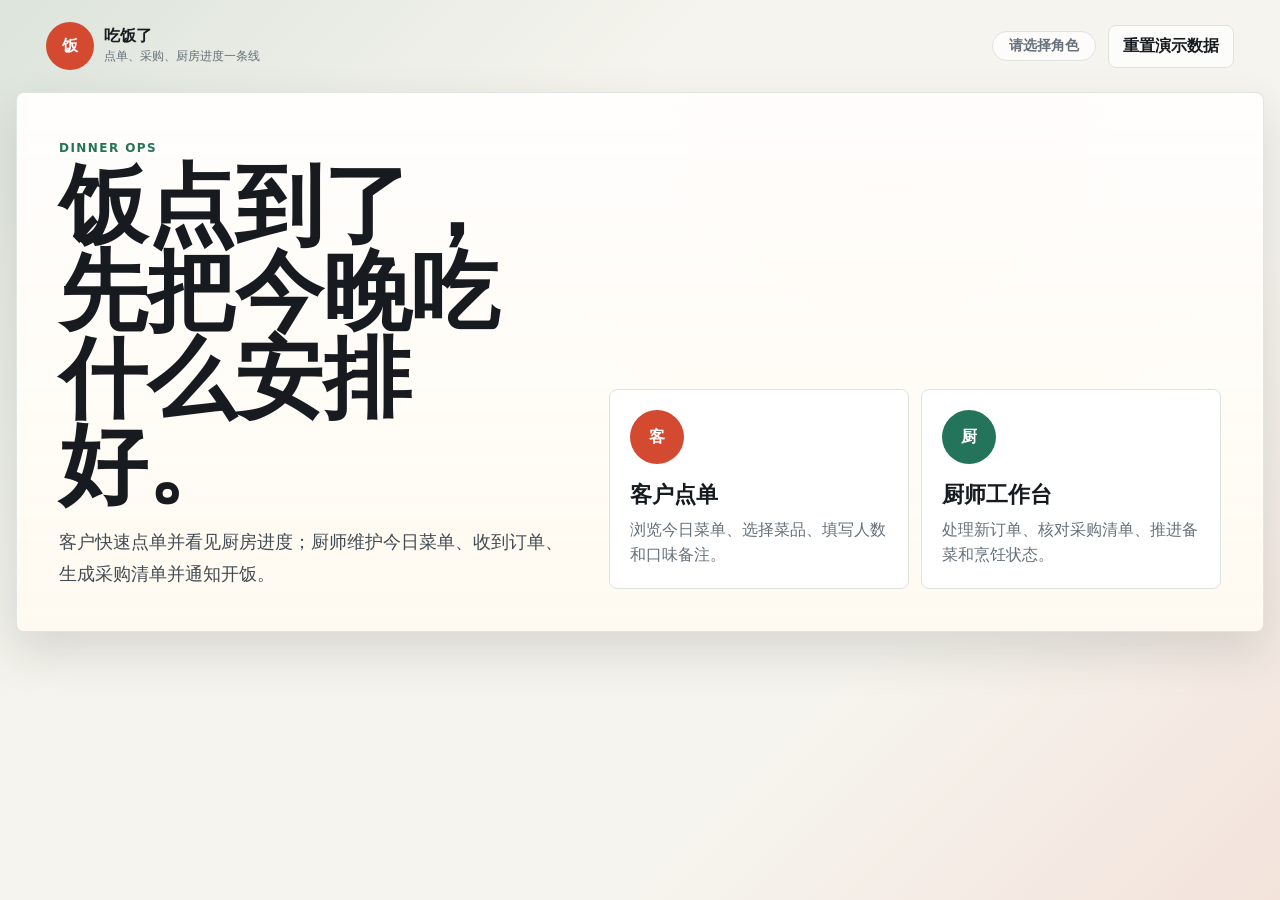
<file: index.html>
<!doctype html>
<html lang="zh-CN">
  <head>
    <meta charset="UTF-8" />
    <meta name="viewport" content="width=device-width, initial-scale=1.0" />
    <title>吃饭了</title>
    <link rel="stylesheet" href="./styles.css" />
  </head>
  <body>
    <header class="topbar">
      <div class="brand">
        <div class="logo" aria-hidden="true">饭</div>
        <div>
          <strong>吃饭了</strong>
          <span>点单、采购、厨房进度一条线</span>
        </div>
      </div>
      <div class="session-actions">
        <span id="currentRole" class="role-chip">请选择角色</span>
        <button id="resetDemo" class="ghost-button" type="button">重置演示数据</button>
      </div>
    </header>

    <main class="app-shell">
      <section class="login-panel" id="loginPanel" aria-labelledby="loginTitle">
        <div class="cover-copy">
          <p class="eyebrow">Dinner Ops</p>
          <h1 id="loginTitle">饭点到了，先把今晚吃什么安排好。</h1>
          <p>
            客户快速点单并看见厨房进度；厨师维护今日菜单、收到订单、生成采购清单并通知开饭。
          </p>
        </div>
        <div class="role-grid">
          <button class="role-card" data-role="customer" type="button">
            <span class="role-icon">客</span>
            <strong>客户点单</strong>
            <span>浏览今日菜单、选择菜品、填写人数和口味备注。</span>
          </button>
          <button class="role-card" data-role="chef" type="button">
            <span class="role-icon chef">厨</span>
            <strong>厨师工作台</strong>
            <span>处理新订单、核对采购清单、推进备菜和烹饪状态。</span>
          </button>
        </div>
      </section>

      <section class="workspace customer-workspace hidden" id="customerWorkspace" aria-labelledby="customerTitle">
        <div class="phone-frame">
          <div class="phone-screen">
            <div class="mobile-status"><span>18:05</span><span>5G 100%</span></div>
            <div class="app-top">
              <div class="brand compact">
                <div class="logo" aria-hidden="true">饭</div>
                <div>
                  <strong id="customerTitle">吃饭了</strong>
                  <span id="customerSubtitle">今日菜单准备中</span>
                </div>
              </div>
              <button class="icon-button" data-action="logout" type="button" aria-label="切换角色">↔</button>
            </div>

            <section class="hero-panel">
              <h2>饭点到了，先选想吃的菜。</h2>
              <div class="hero-row">
                <span id="customerEta">下单后厨师会同步采购和制作进度</span>
                <button class="light-button" type="button" data-scroll-orders>看进度</button>
              </div>
            </section>

            <nav id="categoryTabs" class="tabs" aria-label="菜品分类"></nav>
            <div id="customerDishList" class="dish-list customer-menu"></div>

            <aside class="order-sheet" aria-labelledby="orderSheetTitle">
              <div class="sheet-grip" aria-hidden="true"></div>
              <h3 id="orderSheetTitle">确认点单</h3>
              <form id="orderForm" class="form-stack">
                <label>
                  你的称呼
                  <input name="customer" required placeholder="例如：小张" />
                </label>
                <label>
                  用餐人数
                  <input name="people" type="number" min="1" max="20" value="2" required />
                </label>
                <label>
                  口味备注
                  <textarea name="note" placeholder="少油少辣、米饭多一点"></textarea>
                </label>
                <div id="selectedDishes" class="selected-dishes">还未选择菜品</div>
                <button class="cta-button" type="submit">下单通知厨师</button>
              </form>
            </aside>

            <section class="progress-section" id="customerOrders">
              <div class="section-title">
                <div>
                  <p class="eyebrow">Order Status</p>
                  <h3>我的订单进度</h3>
                </div>
                <span id="customerOrderCount" class="tag">0 单</span>
              </div>
              <div id="customerOrderList" class="order-list"></div>
            </section>
          </div>
        </div>
      </section>

      <section class="workspace chef-workspace hidden" id="chefWorkspace" aria-labelledby="chefTitle">
        <div class="desktop-app">
          <div class="desktop-top">
            <div class="brand">
              <div class="logo chef" aria-hidden="true">厨</div>
              <div>
                <strong id="chefTitle">厨房工作台</strong>
                <span>晚饭档 18:00 - 20:00</span>
              </div>
            </div>
            <div class="session-actions">
              <span id="chefActiveCount" class="tag">0 个订单进行中</span>
              <button class="ghost-button" data-action="logout" type="button">切换角色</button>
            </div>
          </div>

          <div class="desktop-body">
            <aside class="sidebar">
              <p class="eyebrow">Chef Console</p>
              <nav class="nav" aria-label="厨师导航">
                <a class="nav-item active" href="#chefOrders"><span>单</span>订单看板</a>
                <a class="nav-item" href="#chefShopping"><span>购</span>采购清单</a>
                <a class="nav-item" href="#chefMenu"><span>菜</span>菜单管理</a>
              </nav>
            </aside>

            <div class="workarea">
              <section class="metrics" aria-label="厨房概览">
                <div class="metric"><span>新订单</span><strong id="newOrderMetric">0</strong></div>
                <div class="metric"><span>待采购材料</span><strong id="shoppingMetric">0</strong></div>
                <div class="metric"><span>今日可点</span><strong id="availableDishMetric">0</strong></div>
              </section>

              <section id="chefOrders" class="panel-block">
                <div class="section-title">
                  <div>
                    <p class="eyebrow">Orders</p>
                    <h3>订单看板</h3>
                  </div>
                  <span id="orderCount" class="tag">0 单</span>
                </div>
                <div id="chefOrderLanes" class="kanban"></div>
              </section>

              <section id="chefShopping" class="panel-block">
                <div class="section-title">
                  <div>
                    <p class="eyebrow">Shopping</p>
                    <h3>待采购清单</h3>
                  </div>
                  <span class="tag warning">来自未完成订单</span>
                </div>
                <div id="shoppingList" class="shopping-list"></div>
              </section>

              <section id="chefMenu" class="split panel-block">
                <div>
                  <div class="section-title">
                    <div>
                      <p class="eyebrow">Menu</p>
                      <h3>菜单管理</h3>
                    </div>
                    <span id="dishCount" class="tag">0 道菜</span>
                  </div>
                  <div id="chefDishList" class="menu-admin-list"></div>
                </div>

                <aside class="editor-panel">
                  <h3 id="dishFormTitle">新增菜品</h3>
                  <form id="dishForm" class="form-stack">
                    <input name="id" type="hidden" />
                    <label>
                      菜品名称
                      <input name="name" required placeholder="例如：番茄牛腩" />
                    </label>
                    <label>
                      分类
                      <select name="category" required>
                        <option value="推荐">推荐</option>
                        <option value="家常菜">家常菜</option>
                        <option value="快手菜">快手菜</option>
                        <option value="汤">汤</option>
                        <option value="主食">主食</option>
                      </select>
                    </label>
                    <label>
                      菜品描述
                      <textarea name="description" required placeholder="适合几人、口味特点、注意事项"></textarea>
                    </label>
                    <label>
                      材料清单
                      <textarea name="ingredients" required placeholder="番茄 x2 个&#10;牛腩 x500 g&#10;土豆 x1 个"></textarea>
                    </label>
                    <div class="two-col">
                      <label>
                        制作时长
                        <input name="minutes" type="number" min="1" required placeholder="35" />
                      </label>
                      <label>
                        难易程度
                        <select name="difficulty" required>
                          <option value="简单">简单</option>
                          <option value="中等">中等</option>
                          <option value="复杂">复杂</option>
                        </select>
                      </label>
                    </div>
                    <label class="checkbox-row">
                      <input name="availableToday" type="checkbox" checked />
                      今日可点
                    </label>
                    <div class="inline-actions">
                      <button class="primary-button" type="submit">保存菜品</button>
                      <button id="cancelEditDish" class="ghost-button" type="button">取消编辑</button>
                    </div>
                  </form>
                </aside>
              </section>
            </div>
          </div>
        </div>
      </section>
    </main>

    <div id="toast" class="toast hidden" role="status" aria-live="polite"></div>

    <script src="./app.js"></script>
  </body>
</html>
</file>
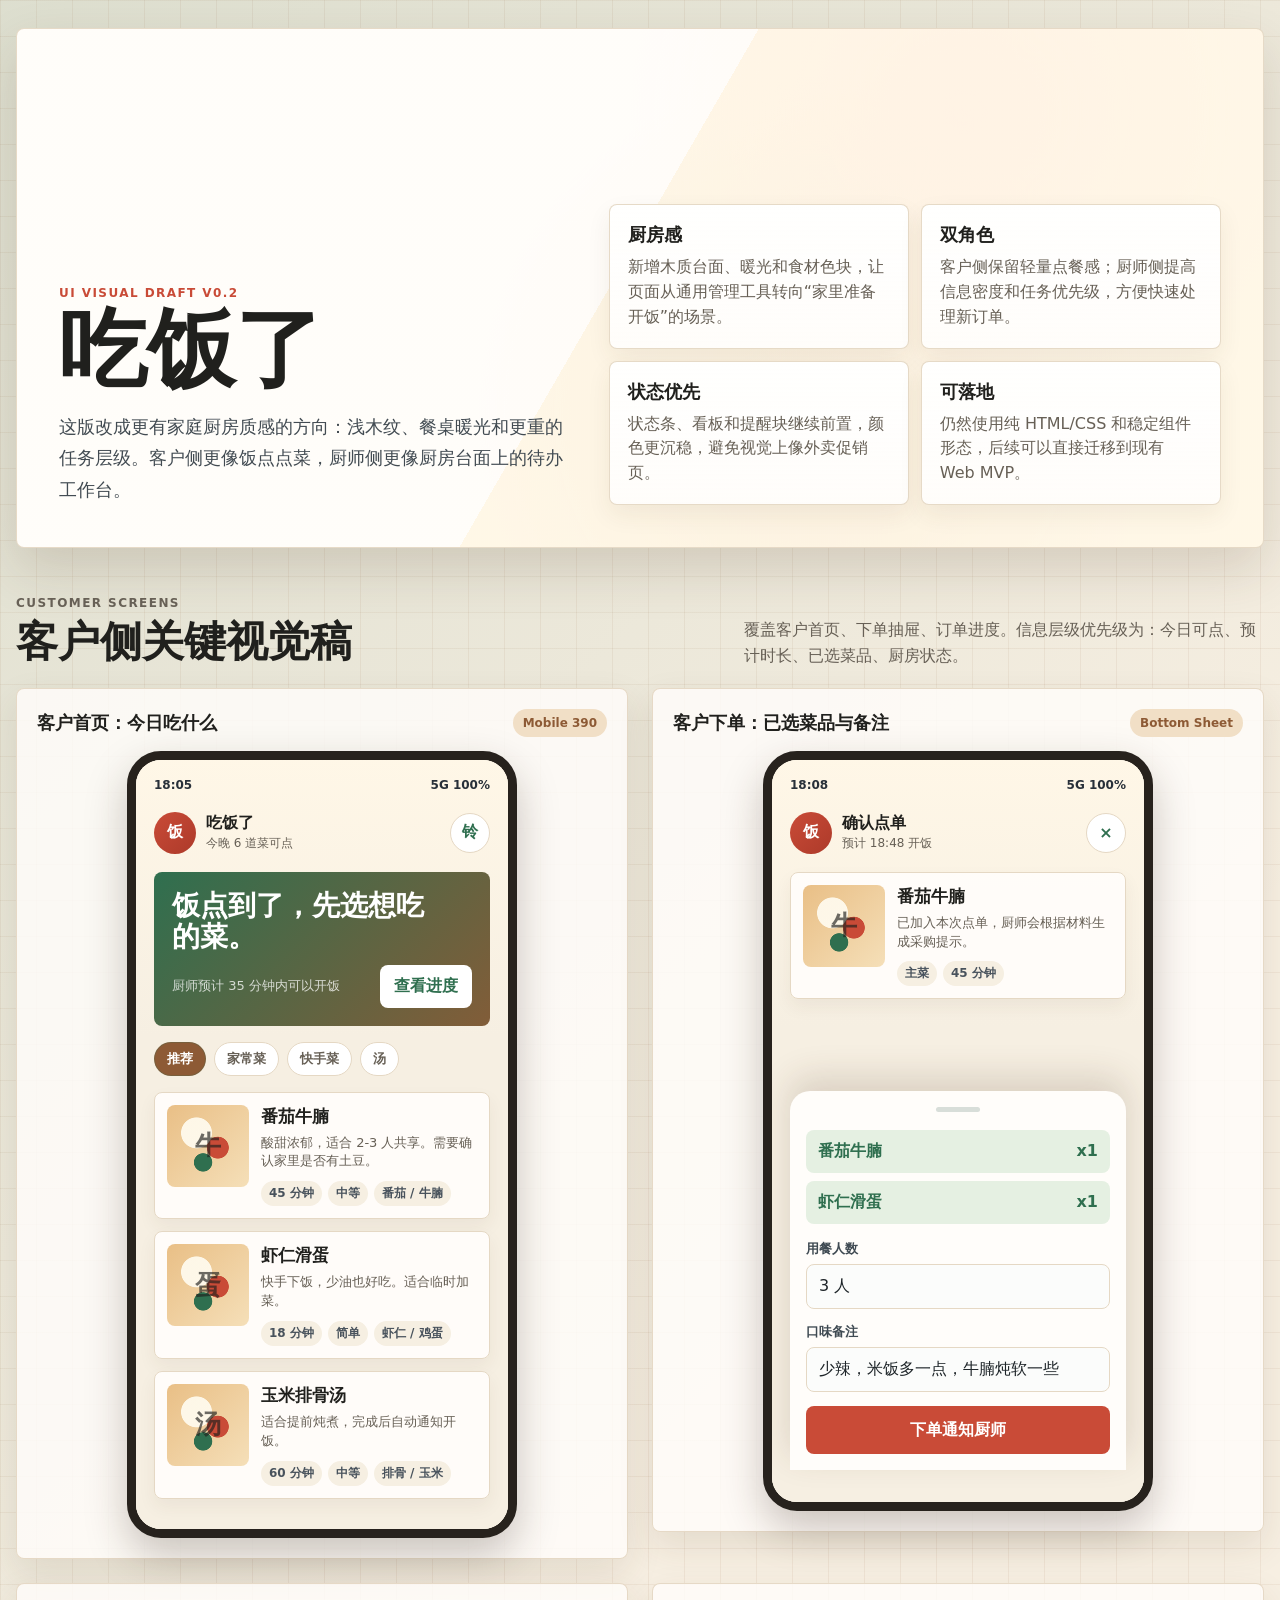
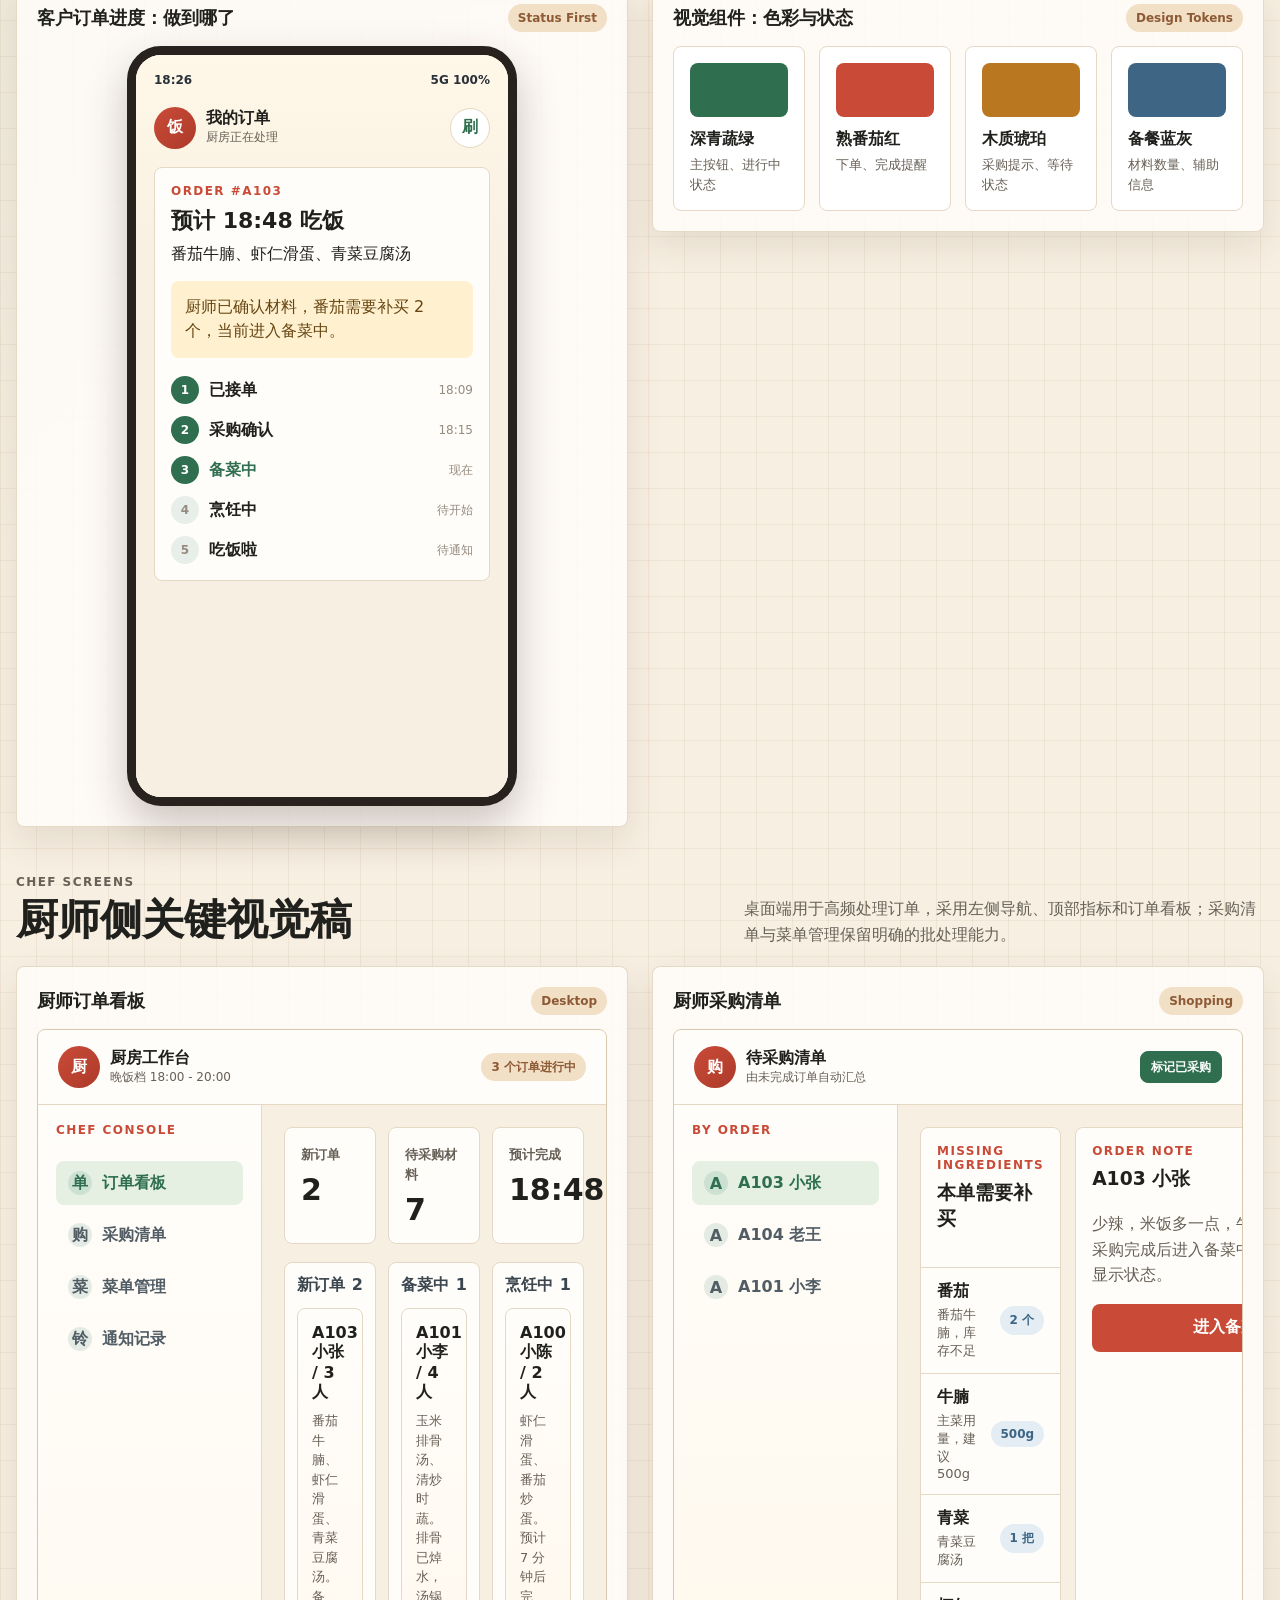
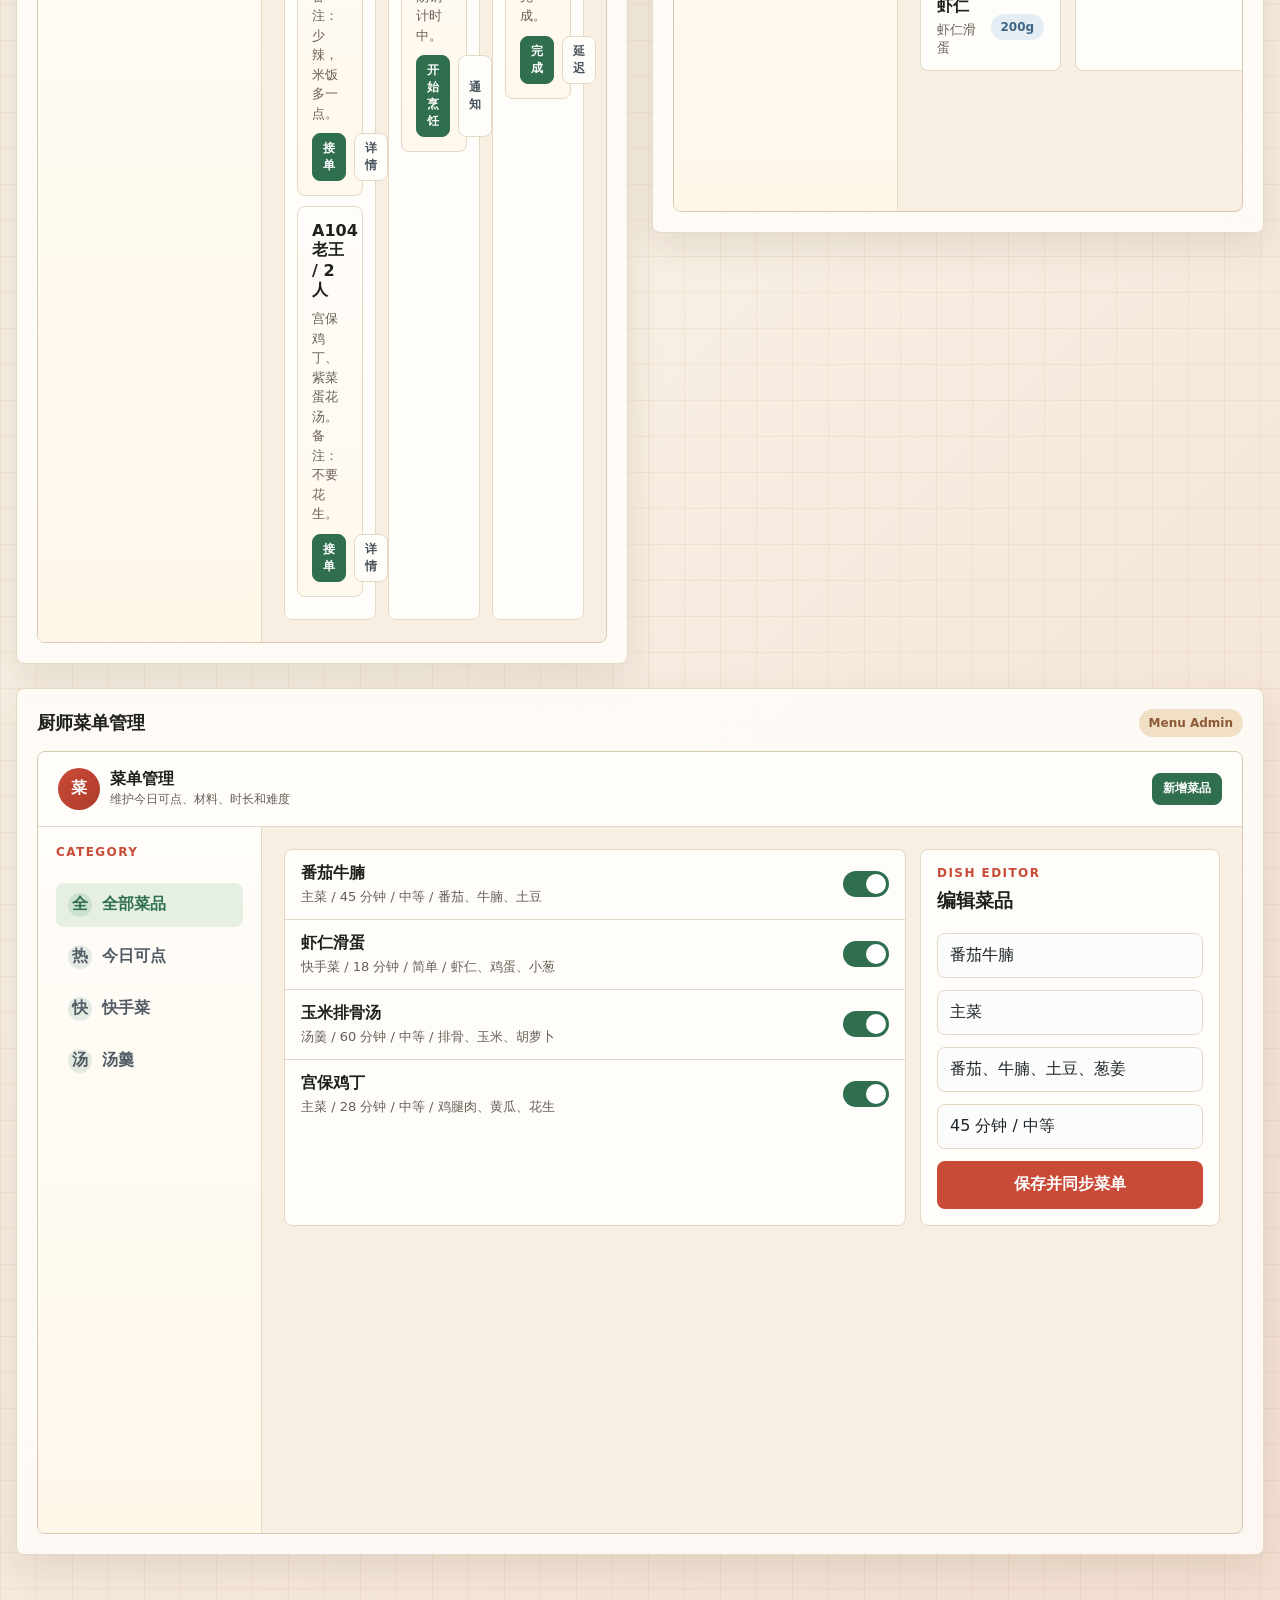
<file: docs/ui-visual-draft.html>
<!doctype html>
<html lang="zh-CN">
  <head>
    <meta charset="UTF-8" />
    <meta name="viewport" content="width=device-width, initial-scale=1.0" />
    <title>吃饭了 UI 视觉稿 v0.2</title>
    <style>
      :root {
        color-scheme: light;
        --ink: #20201d;
        --muted: #676056;
        --subtle: #958b7f;
        --paper: #fff7e7;
        --surface: #fffdfa;
        --wash: #f6efe2;
        --line: #e5d8c4;
        --green: #2f6f4f;
        --green-soft: #e5f0e2;
        --tomato: #c94b37;
        --tomato-soft: #ffe5dc;
        --amber: #b9781f;
        --amber-soft: #fff1cf;
        --blue: #3e6584;
        --blue-soft: #e3edf3;
        --wood: #8d5a35;
        --wood-soft: #f1dfc6;
        --shadow: 0 22px 52px rgba(75, 51, 30, 0.16);
        --radius: 8px;
      }

      * {
        box-sizing: border-box;
      }

      body {
        margin: 0;
        background:
          linear-gradient(90deg, rgba(141, 90, 53, 0.08) 1px, transparent 1px),
          linear-gradient(180deg, rgba(141, 90, 53, 0.07) 1px, transparent 1px),
          linear-gradient(135deg, rgba(47, 111, 79, 0.13), transparent 36%),
          linear-gradient(315deg, rgba(201, 75, 55, 0.1), transparent 32%),
          #f7efe2;
        background-size:
          36px 36px,
          36px 36px,
          auto,
          auto,
          auto;
        color: var(--ink);
        font-family:
          Inter, ui-sans-serif, system-ui, -apple-system, BlinkMacSystemFont,
          "Segoe UI", "Noto Sans SC", sans-serif;
      }

      button,
      input,
      textarea {
        font: inherit;
      }

      .page {
        width: min(1440px, calc(100% - 32px));
        margin: 0 auto;
        padding: 28px 0 72px;
      }

      .cover {
        display: grid;
        grid-template-columns: minmax(0, 0.92fr) minmax(340px, 1.08fr);
        gap: 28px;
        min-height: 520px;
        align-items: end;
        padding: 42px;
        border: 1px solid rgba(229, 216, 196, 0.95);
        border-radius: var(--radius);
        background:
          linear-gradient(120deg, rgba(255, 253, 250, 0.94) 0 48%, rgba(255, 247, 231, 0.72) 48%),
          radial-gradient(circle at 76% 16%, rgba(255, 229, 220, 0.86), transparent 32%),
          radial-gradient(circle at 64% 74%, rgba(241, 223, 198, 0.82), transparent 38%),
          var(--paper);
        box-shadow: var(--shadow);
      }

      .eyebrow {
        margin: 0 0 8px;
        color: var(--tomato);
        font-size: 12px;
        font-weight: 900;
        letter-spacing: 0.12em;
        text-transform: uppercase;
      }

      h1,
      h2,
      h3,
      p {
        margin-top: 0;
      }

      h1 {
        max-width: 620px;
        margin-bottom: 18px;
        font-size: clamp(42px, 7vw, 88px);
        line-height: 0.96;
        letter-spacing: 0;
      }

      .cover-copy {
        max-width: 620px;
        margin: 0;
        color: #424b52;
        font-size: 18px;
        line-height: 1.75;
      }

      .visual-principles {
        display: grid;
        grid-template-columns: repeat(2, minmax(0, 1fr));
        gap: 12px;
      }

      .principle {
        min-height: 132px;
        padding: 18px;
        border: 1px solid rgba(229, 216, 196, 0.95);
        border-radius: var(--radius);
        background:
          linear-gradient(180deg, rgba(255, 255, 255, 0.86), rgba(255, 253, 250, 0.98)),
          var(--surface);
        box-shadow: 0 10px 24px rgba(75, 51, 30, 0.07);
      }

      .principle strong {
        display: block;
        margin-bottom: 8px;
        font-size: 18px;
      }

      .principle span {
        color: var(--muted);
        line-height: 1.55;
      }

      .section-head {
        display: flex;
        align-items: end;
        justify-content: space-between;
        gap: 20px;
        margin: 46px 0 18px;
      }

      .section-head h2 {
        margin: 0;
        font-size: clamp(26px, 4vw, 42px);
        letter-spacing: 0;
      }

      .section-head p {
        max-width: 520px;
        margin: 0;
        color: var(--muted);
        line-height: 1.65;
      }

      .boards {
        display: grid;
        grid-template-columns: repeat(2, minmax(0, 1fr));
        gap: 24px;
        align-items: start;
      }

      .board {
        padding: 20px;
        border: 1px solid rgba(229, 216, 196, 0.96);
        border-radius: var(--radius);
        background: rgba(255, 253, 250, 0.82);
        box-shadow: 0 14px 36px rgba(75, 51, 30, 0.11);
      }

      .board-title {
        display: flex;
        align-items: center;
        justify-content: space-between;
        gap: 12px;
        margin-bottom: 14px;
      }

      .board-title h3 {
        margin: 0;
        font-size: 18px;
      }

      .tag {
        display: inline-flex;
        align-items: center;
        min-height: 28px;
        padding: 5px 10px;
        border-radius: 999px;
        background: var(--wood-soft);
        color: var(--wood);
        font-size: 12px;
        font-weight: 800;
        white-space: nowrap;
      }

      .phone {
        width: min(390px, 100%);
        min-height: 760px;
        margin: 0 auto;
        overflow: hidden;
        border: 9px solid #27221d;
        border-radius: 34px;
        background: #f9f1e4;
        box-shadow: 0 18px 42px rgba(53, 35, 22, 0.25);
      }

      .phone-screen {
        min-height: 742px;
        padding: 18px;
        background:
          linear-gradient(180deg, rgba(255, 247, 231, 0.98), rgba(246, 239, 226, 0.98) 36%),
          var(--wash);
      }

      .status {
        display: flex;
        justify-content: space-between;
        margin-bottom: 20px;
        color: #283039;
        font-size: 12px;
        font-weight: 800;
      }

      .app-top {
        display: flex;
        align-items: center;
        justify-content: space-between;
        gap: 12px;
        margin-bottom: 18px;
      }

      .brand {
        display: flex;
        align-items: center;
        gap: 10px;
      }

      .logo {
        display: grid;
        place-items: center;
        width: 42px;
        height: 42px;
        border-radius: 50%;
        background: linear-gradient(135deg, var(--tomato), #ad3a2a);
        color: #fff;
        font-weight: 950;
      }

      .brand strong {
        display: block;
        line-height: 1.1;
      }

      .brand span {
        color: var(--muted);
        font-size: 12px;
      }

      .icon-button {
        display: grid;
        place-items: center;
        width: 40px;
        height: 40px;
        border: 1px solid var(--line);
        border-radius: 50%;
        background: #fff;
        color: var(--green);
        font-weight: 900;
      }

      .hero-panel {
        padding: 18px;
        border-radius: var(--radius);
        background:
          linear-gradient(135deg, rgba(47, 111, 79, 0.96), rgba(141, 90, 53, 0.88)),
          var(--green);
        color: #fff;
      }

      .hero-panel h2 {
        max-width: 270px;
        margin-bottom: 12px;
        font-size: 28px;
        line-height: 1.12;
        letter-spacing: 0;
      }

      .hero-row {
        display: flex;
        align-items: center;
        justify-content: space-between;
        gap: 14px;
      }

      .hero-row span {
        color: rgba(255, 255, 255, 0.76);
        font-size: 13px;
        line-height: 1.4;
      }

      .primary {
        border: 0;
        border-radius: var(--radius);
        padding: 11px 14px;
        background: #fff;
        color: var(--green);
        font-weight: 900;
      }

      .tabs {
        display: flex;
        gap: 8px;
        margin: 16px 0;
        overflow-x: auto;
      }

      .tab {
        flex: 0 0 auto;
        min-height: 34px;
        border: 1px solid var(--line);
        border-radius: 999px;
        padding: 7px 12px;
        background: #fff;
        color: var(--muted);
        font-size: 13px;
        font-weight: 750;
      }

      .tab.active {
        border-color: rgba(35, 116, 90, 0.2);
        background: var(--wood);
        color: #fff;
      }

      .dish-card {
        display: grid;
        grid-template-columns: 82px minmax(0, 1fr);
        gap: 12px;
        margin-bottom: 12px;
        padding: 12px;
        border: 1px solid var(--line);
        border-radius: var(--radius);
        background: rgba(255, 253, 250, 0.96);
        box-shadow: 0 8px 18px rgba(75, 51, 30, 0.06);
      }

      .dish-art {
        display: grid;
        place-items: center;
        width: 82px;
        height: 82px;
        border-radius: var(--radius);
        background:
          radial-gradient(circle at 36% 34%, rgba(255, 251, 239, 0.92) 0 20%, transparent 21%),
          radial-gradient(circle at 62% 52%, #c94b37 0 16%, transparent 17%),
          radial-gradient(circle at 44% 70%, #2f6f4f 0 12%, transparent 13%),
          linear-gradient(135deg, #e9bf86, #f5dfb8);
        color: rgba(32, 32, 29, 0.66);
        font-size: 26px;
        font-weight: 950;
      }

      .dish-card h3 {
        margin-bottom: 6px;
        font-size: 17px;
      }

      .dish-card p {
        margin-bottom: 10px;
        color: var(--muted);
        font-size: 13px;
        line-height: 1.45;
      }

      .meta-row {
        display: flex;
        flex-wrap: wrap;
        gap: 6px;
      }

      .mini {
        border-radius: 999px;
        padding: 4px 8px;
        background: var(--wash);
        color: #48525c;
        font-size: 12px;
        font-weight: 700;
      }

      .sheet {
        margin-top: 92px;
        padding: 16px;
        border-radius: 20px 20px 0 0;
        background: #fffdfa;
        box-shadow: 0 -14px 34px rgba(75, 51, 30, 0.16);
      }

      .sheet-grip {
        width: 44px;
        height: 5px;
        margin: 0 auto 18px;
        border-radius: 999px;
        background: #d8ded9;
      }

      .form-row {
        margin-bottom: 14px;
      }

      .form-row label {
        display: block;
        margin-bottom: 6px;
        color: #3f4a52;
        font-size: 13px;
        font-weight: 800;
      }

      .field {
        min-height: 44px;
        width: 100%;
        border: 1px solid var(--line);
        border-radius: var(--radius);
        padding: 11px 12px;
        background: #fbfcfb;
        color: #1e2529;
      }

      .selected {
        display: grid;
        gap: 8px;
        margin-bottom: 16px;
      }

      .selected-item {
        display: flex;
        justify-content: space-between;
        gap: 10px;
        padding: 11px 12px;
        border-radius: var(--radius);
        background: var(--green-soft);
        color: var(--green);
        font-weight: 850;
      }

      .cta {
        width: 100%;
        min-height: 48px;
        border: 0;
        border-radius: var(--radius);
        background: var(--tomato);
        color: #fff;
        font-weight: 950;
      }

      .progress-card {
        padding: 16px;
        border: 1px solid var(--line);
        border-radius: var(--radius);
        background: #fffdfa;
      }

      .progress-card h3 {
        margin-bottom: 8px;
        font-size: 22px;
      }

      .notice {
        margin: 14px 0;
        padding: 14px;
        border-radius: var(--radius);
        background: var(--amber-soft);
        color: #664512;
        line-height: 1.55;
      }

      .steps {
        display: grid;
        gap: 12px;
        margin-top: 18px;
      }

      .step {
        display: grid;
        grid-template-columns: 28px minmax(0, 1fr) auto;
        gap: 10px;
        align-items: center;
      }

      .dot {
        display: grid;
        place-items: center;
        width: 28px;
        height: 28px;
        border-radius: 50%;
        background: #e8eee9;
        color: var(--muted);
        font-size: 12px;
        font-weight: 900;
      }

      .step.done .dot,
      .step.active .dot {
        background: var(--green);
        color: #fff;
      }

      .step.active strong {
        color: var(--green);
      }

      .step span {
        color: var(--subtle);
        font-size: 12px;
      }

      .desktop {
        min-height: 760px;
        overflow: hidden;
        border: 1px solid #d7c8b0;
        border-radius: var(--radius);
        background: #f7efe2;
      }

      .desktop-top {
        display: flex;
        align-items: center;
        justify-content: space-between;
        gap: 20px;
        padding: 16px 20px;
        border-bottom: 1px solid var(--line);
        background: #fffdfa;
      }

      .desktop-body {
        display: grid;
        grid-template-columns: 224px minmax(0, 1fr);
        min-height: 706px;
      }

      .sidebar {
        padding: 18px;
        border-right: 1px solid var(--line);
        background:
          linear-gradient(180deg, rgba(255, 253, 250, 0.98), rgba(255, 247, 231, 0.92)),
          #ffffff;
      }

      .nav {
        display: grid;
        gap: 8px;
        margin-top: 24px;
      }

      .nav-item {
        display: flex;
        align-items: center;
        gap: 10px;
        min-height: 42px;
        border-radius: var(--radius);
        padding: 10px 12px;
        color: #515c65;
        font-weight: 760;
      }

      .nav-item.active {
        background: var(--green-soft);
        color: var(--green);
      }

      .nav-icon {
        display: grid;
        place-items: center;
        width: 24px;
        height: 24px;
        border-radius: 50%;
        background: rgba(35, 116, 90, 0.12);
      }

      .workarea {
        padding: 22px;
      }

      .metrics {
        display: grid;
        grid-template-columns: repeat(3, minmax(0, 1fr));
        gap: 12px;
        margin-bottom: 18px;
      }

      .metric {
        padding: 16px;
        border: 1px solid var(--line);
        border-radius: var(--radius);
        background: #fffdfa;
      }

      .metric span {
        color: var(--muted);
        font-size: 13px;
        font-weight: 800;
      }

      .metric strong {
        display: block;
        margin-top: 8px;
        font-size: 30px;
      }

      .kanban {
        display: grid;
        grid-template-columns: repeat(3, minmax(0, 1fr));
        gap: 12px;
      }

      .lane {
        min-height: 496px;
        padding: 12px;
        border: 1px solid var(--line);
        border-radius: var(--radius);
        background: #fffdfa;
      }

      .lane-title {
        display: flex;
        justify-content: space-between;
        margin-bottom: 12px;
        color: #3b464e;
        font-weight: 900;
      }

      .order-card {
        margin-bottom: 10px;
        padding: 14px;
        border: 1px solid var(--line);
        border-radius: var(--radius);
        background:
          linear-gradient(180deg, #fffdfa, #fff8ec);
      }

      .order-card strong {
        display: block;
        margin-bottom: 8px;
      }

      .order-card p {
        margin-bottom: 10px;
        color: var(--muted);
        font-size: 13px;
        line-height: 1.5;
      }

      .order-actions {
        display: flex;
        gap: 8px;
      }

      .small-button {
        min-height: 32px;
        border: 1px solid var(--line);
        border-radius: var(--radius);
        padding: 6px 10px;
        background: #fffdfa;
        color: #48525c;
        font-size: 12px;
        font-weight: 850;
      }

      .small-button.primary-action {
        border-color: var(--green);
        background: var(--green);
        color: #fff;
      }

      .split {
        display: grid;
        grid-template-columns: 1fr 300px;
        gap: 14px;
      }

      .list-panel,
      .editor-panel {
        border: 1px solid var(--line);
        border-radius: var(--radius);
        background: #fffdfa;
      }

      .panel-pad {
        padding: 16px;
      }

      .ingredient-row,
      .menu-row {
        display: grid;
        grid-template-columns: minmax(0, 1fr) auto;
        gap: 12px;
        align-items: center;
        padding: 13px 16px;
        border-top: 1px solid var(--line);
      }

      .ingredient-row:first-child,
      .menu-row:first-child {
        border-top: 0;
      }

      .ingredient-row p,
      .menu-row p {
        margin: 4px 0 0;
        color: var(--muted);
        font-size: 13px;
      }

      .amount {
        border-radius: 999px;
        padding: 6px 10px;
        background: var(--blue-soft);
        color: var(--blue);
        font-size: 12px;
        font-weight: 850;
      }

      .toggle {
        width: 46px;
        height: 26px;
        border-radius: 999px;
        background: var(--green);
        padding: 3px;
      }

      .toggle::after {
        display: block;
        width: 20px;
        height: 20px;
        margin-left: auto;
        border-radius: 50%;
        background: #fff;
        content: "";
      }

      .field-stack {
        display: grid;
        gap: 12px;
      }

      .token-grid {
        display: grid;
        grid-template-columns: repeat(4, minmax(0, 1fr));
        gap: 14px;
      }

      .token {
        padding: 16px;
        border: 1px solid var(--line);
        border-radius: var(--radius);
        background: #fff;
      }

      .swatch {
        height: 54px;
        margin-bottom: 12px;
        border-radius: var(--radius);
      }

      .token strong {
        display: block;
        margin-bottom: 4px;
      }

      .token span {
        color: var(--muted);
        font-size: 13px;
      }

      @media (max-width: 1080px) {
        .cover,
        .boards {
          grid-template-columns: 1fr;
        }

        .desktop-body,
        .split,
        .metrics,
        .kanban,
        .token-grid {
          grid-template-columns: 1fr;
        }

        .sidebar {
          display: none;
        }
      }

      @media (max-width: 640px) {
        .page {
          width: min(100% - 20px, 1440px);
          padding-top: 10px;
        }

        .cover {
          padding: 22px;
          min-height: auto;
        }

        .visual-principles {
          grid-template-columns: 1fr;
        }

        .section-head {
          display: block;
        }

        .section-head p {
          margin-top: 10px;
        }

        .board {
          padding: 12px;
        }
      }
    </style>
  </head>
  <body>
    <main class="page">
      <section class="cover">
        <div>
          <p class="eyebrow">UI Visual Draft v0.2</p>
          <h1>吃饭了</h1>
          <p class="cover-copy">
            这版改成更有家庭厨房质感的方向：浅木纹、餐桌暖光和更重的任务层级。客户侧更像饭点点菜，厨师侧更像厨房台面上的待办工作台。
          </p>
        </div>
        <div class="visual-principles">
          <div class="principle">
            <strong>厨房感</strong>
            <span>新增木质台面、暖光和食材色块，让页面从通用管理工具转向“家里准备开饭”的场景。</span>
          </div>
          <div class="principle">
            <strong>双角色</strong>
            <span>客户侧保留轻量点餐感；厨师侧提高信息密度和任务优先级，方便快速处理新订单。</span>
          </div>
          <div class="principle">
            <strong>状态优先</strong>
            <span>状态条、看板和提醒块继续前置，颜色更沉稳，避免视觉上像外卖促销页。</span>
          </div>
          <div class="principle">
            <strong>可落地</strong>
            <span>仍然使用纯 HTML/CSS 和稳定组件形态，后续可以直接迁移到现有 Web MVP。</span>
          </div>
        </div>
      </section>

      <div class="section-head">
        <div>
          <p class="eyebrow">Customer Screens</p>
          <h2>客户侧关键视觉稿</h2>
        </div>
        <p>覆盖客户首页、下单抽屉、订单进度。信息层级优先级为：今日可点、预计时长、已选菜品、厨房状态。</p>
      </div>

      <section class="boards">
        <article class="board">
          <div class="board-title">
            <h3>客户首页：今日吃什么</h3>
            <span class="tag">Mobile 390</span>
          </div>
          <div class="phone">
            <div class="phone-screen">
              <div class="status"><span>18:05</span><span>5G 100%</span></div>
              <div class="app-top">
                <div class="brand">
                  <div class="logo">饭</div>
                  <div>
                    <strong>吃饭了</strong>
                    <span>今晚 6 道菜可点</span>
                  </div>
                </div>
                <button class="icon-button" type="button">铃</button>
              </div>
              <div class="hero-panel">
                <h2>饭点到了，先选想吃的菜。</h2>
                <div class="hero-row">
                  <span>厨师预计 35 分钟内可以开饭</span>
                  <button class="primary" type="button">查看进度</button>
                </div>
              </div>
              <div class="tabs">
                <button class="tab active" type="button">推荐</button>
                <button class="tab" type="button">家常菜</button>
                <button class="tab" type="button">快手菜</button>
                <button class="tab" type="button">汤</button>
              </div>
              <div class="dish-card">
                <div class="dish-art">牛</div>
                <div>
                  <h3>番茄牛腩</h3>
                  <p>酸甜浓郁，适合 2-3 人共享。需要确认家里是否有土豆。</p>
                  <div class="meta-row">
                    <span class="mini">45 分钟</span>
                    <span class="mini">中等</span>
                    <span class="mini">番茄 / 牛腩</span>
                  </div>
                </div>
              </div>
              <div class="dish-card">
                <div class="dish-art">蛋</div>
                <div>
                  <h3>虾仁滑蛋</h3>
                  <p>快手下饭，少油也好吃。适合临时加菜。</p>
                  <div class="meta-row">
                    <span class="mini">18 分钟</span>
                    <span class="mini">简单</span>
                    <span class="mini">虾仁 / 鸡蛋</span>
                  </div>
                </div>
              </div>
              <div class="dish-card">
                <div class="dish-art">汤</div>
                <div>
                  <h3>玉米排骨汤</h3>
                  <p>适合提前炖煮，完成后自动通知开饭。</p>
                  <div class="meta-row">
                    <span class="mini">60 分钟</span>
                    <span class="mini">中等</span>
                    <span class="mini">排骨 / 玉米</span>
                  </div>
                </div>
              </div>
            </div>
          </div>
        </article>

        <article class="board">
          <div class="board-title">
            <h3>客户下单：已选菜品与备注</h3>
            <span class="tag">Bottom Sheet</span>
          </div>
          <div class="phone">
            <div class="phone-screen">
              <div class="status"><span>18:08</span><span>5G 100%</span></div>
              <div class="app-top">
                <div class="brand">
                  <div class="logo">饭</div>
                  <div>
                    <strong>确认点单</strong>
                    <span>预计 18:48 开饭</span>
                  </div>
                </div>
                <button class="icon-button" type="button">×</button>
              </div>
              <div class="dish-card">
                <div class="dish-art">牛</div>
                <div>
                  <h3>番茄牛腩</h3>
                  <p>已加入本次点单，厨师会根据材料生成采购提示。</p>
                  <div class="meta-row">
                    <span class="mini">主菜</span>
                    <span class="mini">45 分钟</span>
                  </div>
                </div>
              </div>
              <div class="sheet">
                <div class="sheet-grip"></div>
                <div class="selected">
                  <div class="selected-item"><span>番茄牛腩</span><span>x1</span></div>
                  <div class="selected-item"><span>虾仁滑蛋</span><span>x1</span></div>
                </div>
                <div class="form-row">
                  <label>用餐人数</label>
                  <div class="field">3 人</div>
                </div>
                <div class="form-row">
                  <label>口味备注</label>
                  <div class="field">少辣，米饭多一点，牛腩炖软一些</div>
                </div>
                <button class="cta" type="button">下单通知厨师</button>
              </div>
            </div>
          </div>
        </article>

        <article class="board">
          <div class="board-title">
            <h3>客户订单进度：做到哪了</h3>
            <span class="tag">Status First</span>
          </div>
          <div class="phone">
            <div class="phone-screen">
              <div class="status"><span>18:26</span><span>5G 100%</span></div>
              <div class="app-top">
                <div class="brand">
                  <div class="logo">饭</div>
                  <div>
                    <strong>我的订单</strong>
                    <span>厨房正在处理</span>
                  </div>
                </div>
                <button class="icon-button" type="button">刷</button>
              </div>
              <div class="progress-card">
                <p class="eyebrow">Order #A103</p>
                <h3>预计 18:48 吃饭</h3>
                <p>番茄牛腩、虾仁滑蛋、青菜豆腐汤</p>
                <div class="notice">厨师已确认材料，番茄需要补买 2 个，当前进入备菜中。</div>
                <div class="steps">
                  <div class="step done">
                    <span class="dot">1</span>
                    <strong>已接单</strong>
                    <span>18:09</span>
                  </div>
                  <div class="step done">
                    <span class="dot">2</span>
                    <strong>采购确认</strong>
                    <span>18:15</span>
                  </div>
                  <div class="step active">
                    <span class="dot">3</span>
                    <strong>备菜中</strong>
                    <span>现在</span>
                  </div>
                  <div class="step">
                    <span class="dot">4</span>
                    <strong>烹饪中</strong>
                    <span>待开始</span>
                  </div>
                  <div class="step">
                    <span class="dot">5</span>
                    <strong>吃饭啦</strong>
                    <span>待通知</span>
                  </div>
                </div>
              </div>
            </div>
          </div>
        </article>

        <article class="board">
          <div class="board-title">
            <h3>视觉组件：色彩与状态</h3>
            <span class="tag">Design Tokens</span>
          </div>
          <div class="token-grid">
            <div class="token">
              <div class="swatch" style="background: #2f6f4f"></div>
              <strong>深青蔬绿</strong>
              <span>主按钮、进行中状态</span>
            </div>
            <div class="token">
              <div class="swatch" style="background: #c94b37"></div>
              <strong>熟番茄红</strong>
              <span>下单、完成提醒</span>
            </div>
            <div class="token">
              <div class="swatch" style="background: #b9781f"></div>
              <strong>木质琥珀</strong>
              <span>采购提示、等待状态</span>
            </div>
            <div class="token">
              <div class="swatch" style="background: #3e6584"></div>
              <strong>备餐蓝灰</strong>
              <span>材料数量、辅助信息</span>
            </div>
          </div>
        </article>
      </section>

      <div class="section-head">
        <div>
          <p class="eyebrow">Chef Screens</p>
          <h2>厨师侧关键视觉稿</h2>
        </div>
        <p>桌面端用于高频处理订单，采用左侧导航、顶部指标和订单看板；采购清单与菜单管理保留明确的批处理能力。</p>
      </div>

      <section class="boards">
        <article class="board">
          <div class="board-title">
            <h3>厨师订单看板</h3>
            <span class="tag">Desktop</span>
          </div>
          <div class="desktop">
            <div class="desktop-top">
              <div class="brand">
                <div class="logo">厨</div>
                <div>
                  <strong>厨房工作台</strong>
                  <span>晚饭档 18:00 - 20:00</span>
                </div>
              </div>
              <span class="tag">3 个订单进行中</span>
            </div>
            <div class="desktop-body">
              <aside class="sidebar">
                <p class="eyebrow">Chef Console</p>
                <nav class="nav">
                  <div class="nav-item active"><span class="nav-icon">单</span>订单看板</div>
                  <div class="nav-item"><span class="nav-icon">购</span>采购清单</div>
                  <div class="nav-item"><span class="nav-icon">菜</span>菜单管理</div>
                  <div class="nav-item"><span class="nav-icon">铃</span>通知记录</div>
                </nav>
              </aside>
              <div class="workarea">
                <div class="metrics">
                  <div class="metric"><span>新订单</span><strong>2</strong></div>
                  <div class="metric"><span>待采购材料</span><strong>7</strong></div>
                  <div class="metric"><span>预计完成</span><strong>18:48</strong></div>
                </div>
                <div class="kanban">
                  <div class="lane">
                    <div class="lane-title"><span>新订单</span><span>2</span></div>
                    <div class="order-card">
                      <strong>A103 小张 / 3 人</strong>
                      <p>番茄牛腩、虾仁滑蛋、青菜豆腐汤。备注：少辣，米饭多一点。</p>
                      <div class="order-actions">
                        <button class="small-button primary-action" type="button">接单</button>
                        <button class="small-button" type="button">详情</button>
                      </div>
                    </div>
                    <div class="order-card">
                      <strong>A104 老王 / 2 人</strong>
                      <p>宫保鸡丁、紫菜蛋花汤。备注：不要花生。</p>
                      <div class="order-actions">
                        <button class="small-button primary-action" type="button">接单</button>
                        <button class="small-button" type="button">详情</button>
                      </div>
                    </div>
                  </div>
                  <div class="lane">
                    <div class="lane-title"><span>备菜中</span><span>1</span></div>
                    <div class="order-card">
                      <strong>A101 小李 / 4 人</strong>
                      <p>玉米排骨汤、清炒时蔬。排骨已焯水，汤锅计时中。</p>
                      <div class="order-actions">
                        <button class="small-button primary-action" type="button">开始烹饪</button>
                        <button class="small-button" type="button">通知</button>
                      </div>
                    </div>
                  </div>
                  <div class="lane">
                    <div class="lane-title"><span>烹饪中</span><span>1</span></div>
                    <div class="order-card">
                      <strong>A100 小陈 / 2 人</strong>
                      <p>虾仁滑蛋、番茄炒蛋。预计 7 分钟后完成。</p>
                      <div class="order-actions">
                        <button class="small-button primary-action" type="button">完成</button>
                        <button class="small-button" type="button">延迟</button>
                      </div>
                    </div>
                  </div>
                </div>
              </div>
            </div>
          </div>
        </article>

        <article class="board">
          <div class="board-title">
            <h3>厨师采购清单</h3>
            <span class="tag">Shopping</span>
          </div>
          <div class="desktop">
            <div class="desktop-top">
              <div class="brand">
                <div class="logo">购</div>
                <div>
                  <strong>待采购清单</strong>
                  <span>由未完成订单自动汇总</span>
                </div>
              </div>
              <button class="small-button primary-action" type="button">标记已采购</button>
            </div>
            <div class="desktop-body">
              <aside class="sidebar">
                <p class="eyebrow">By Order</p>
                <nav class="nav">
                  <div class="nav-item active"><span class="nav-icon">A</span>A103 小张</div>
                  <div class="nav-item"><span class="nav-icon">A</span>A104 老王</div>
                  <div class="nav-item"><span class="nav-icon">A</span>A101 小李</div>
                </nav>
              </aside>
              <div class="workarea">
                <div class="split">
                  <div class="list-panel">
                    <div class="panel-pad">
                      <p class="eyebrow">Missing Ingredients</p>
                      <h3>本单需要补买</h3>
                    </div>
                    <div class="ingredient-row">
                      <div><strong>番茄</strong><p>番茄牛腩，库存不足</p></div>
                      <span class="amount">2 个</span>
                    </div>
                    <div class="ingredient-row">
                      <div><strong>牛腩</strong><p>主菜用量，建议 500g</p></div>
                      <span class="amount">500g</span>
                    </div>
                    <div class="ingredient-row">
                      <div><strong>青菜</strong><p>青菜豆腐汤</p></div>
                      <span class="amount">1 把</span>
                    </div>
                    <div class="ingredient-row">
                      <div><strong>虾仁</strong><p>虾仁滑蛋</p></div>
                      <span class="amount">200g</span>
                    </div>
                  </div>
                  <div class="editor-panel">
                    <div class="panel-pad">
                      <p class="eyebrow">Order Note</p>
                      <h3>A103 小张</h3>
                      <p style="color: var(--muted); line-height: 1.6">
                        少辣，米饭多一点，牛腩炖软一些。采购完成后进入备菜中，客户侧同步显示状态。
                      </p>
                      <button class="cta" type="button">进入备菜</button>
                    </div>
                  </div>
                </div>
              </div>
            </div>
          </div>
        </article>

        <article class="board" style="grid-column: 1 / -1">
          <div class="board-title">
            <h3>厨师菜单管理</h3>
            <span class="tag">Menu Admin</span>
          </div>
          <div class="desktop">
            <div class="desktop-top">
              <div class="brand">
                <div class="logo">菜</div>
                <div>
                  <strong>菜单管理</strong>
                  <span>维护今日可点、材料、时长和难度</span>
                </div>
              </div>
              <button class="small-button primary-action" type="button">新增菜品</button>
            </div>
            <div class="desktop-body">
              <aside class="sidebar">
                <p class="eyebrow">Category</p>
                <nav class="nav">
                  <div class="nav-item active"><span class="nav-icon">全</span>全部菜品</div>
                  <div class="nav-item"><span class="nav-icon">热</span>今日可点</div>
                  <div class="nav-item"><span class="nav-icon">快</span>快手菜</div>
                  <div class="nav-item"><span class="nav-icon">汤</span>汤羹</div>
                </nav>
              </aside>
              <div class="workarea">
                <div class="split">
                  <div class="list-panel">
                    <div class="menu-row">
                      <div><strong>番茄牛腩</strong><p>主菜 / 45 分钟 / 中等 / 番茄、牛腩、土豆</p></div>
                      <div class="toggle" aria-label="今日可点"></div>
                    </div>
                    <div class="menu-row">
                      <div><strong>虾仁滑蛋</strong><p>快手菜 / 18 分钟 / 简单 / 虾仁、鸡蛋、小葱</p></div>
                      <div class="toggle" aria-label="今日可点"></div>
                    </div>
                    <div class="menu-row">
                      <div><strong>玉米排骨汤</strong><p>汤羹 / 60 分钟 / 中等 / 排骨、玉米、胡萝卜</p></div>
                      <div class="toggle" aria-label="今日可点"></div>
                    </div>
                    <div class="menu-row">
                      <div><strong>宫保鸡丁</strong><p>主菜 / 28 分钟 / 中等 / 鸡腿肉、黄瓜、花生</p></div>
                      <div class="toggle" aria-label="今日可点"></div>
                    </div>
                  </div>
                  <div class="editor-panel">
                    <div class="panel-pad">
                      <p class="eyebrow">Dish Editor</p>
                      <h3>编辑菜品</h3>
                      <div class="field-stack">
                        <div class="field">番茄牛腩</div>
                        <div class="field">主菜</div>
                        <div class="field">番茄、牛腩、土豆、葱姜</div>
                        <div class="field">45 分钟 / 中等</div>
                        <button class="cta" type="button">保存并同步菜单</button>
                      </div>
                    </div>
                  </div>
                </div>
              </div>
            </div>
          </div>
        </article>
      </section>
    </main>
  </body>
</html>
</file>
<file: styles.css>
:root {
  color-scheme: light;
  --ink: #171b1f;
  --muted: #66707a;
  --subtle: #8b949e;
  --paper: #fffaf1;
  --surface: #ffffff;
  --wash: #f3f7f4;
  --line: #dde4df;
  --green: #23745a;
  --green-strong: #195844;
  --green-soft: #dff0e8;
  --tomato: #d34a31;
  --tomato-soft: #ffe4dc;
  --amber: #cc8a1d;
  --amber-soft: #fff0cf;
  --blue: #386b9f;
  --blue-soft: #e3eef9;
  --shadow: 0 20px 48px rgba(31, 45, 38, 0.14);
  --radius: 8px;
}

* {
  box-sizing: border-box;
}

html {
  scroll-behavior: smooth;
}

body {
  margin: 0;
  min-height: 100vh;
  background:
    linear-gradient(135deg, rgba(35, 116, 90, 0.12), transparent 34%),
    linear-gradient(315deg, rgba(211, 74, 49, 0.1), transparent 30%),
    #f6f4ee;
  color: var(--ink);
  font-family:
    Inter, ui-sans-serif, system-ui, -apple-system, BlinkMacSystemFont, "Segoe UI",
    "Noto Sans SC", sans-serif;
}

button,
input,
textarea,
select {
  font: inherit;
}

button {
  cursor: pointer;
}

a {
  color: inherit;
  text-decoration: none;
}

h1,
h2,
h3,
p {
  margin-top: 0;
}

.hidden {
  display: none !important;
}

.topbar {
  display: flex;
  align-items: center;
  justify-content: space-between;
  gap: 20px;
  padding: 22px clamp(16px, 4vw, 46px);
}

.brand {
  display: flex;
  align-items: center;
  gap: 10px;
}

.brand.compact .logo {
  width: 42px;
  height: 42px;
}

.brand strong {
  display: block;
  line-height: 1.1;
}

.brand span {
  color: var(--muted);
  font-size: 12px;
}

.logo {
  display: grid;
  place-items: center;
  width: 48px;
  height: 48px;
  border-radius: 50%;
  background: var(--tomato);
  color: #fff;
  font-weight: 950;
}

.logo.chef,
.role-icon.chef {
  background: var(--green);
}

.session-actions {
  display: flex;
  align-items: center;
  gap: 12px;
}

.role-chip,
.tag,
.mini,
.amount {
  display: inline-flex;
  align-items: center;
  min-height: 28px;
  border-radius: 999px;
  padding: 5px 10px;
  background: var(--green-soft);
  color: var(--green);
  font-size: 12px;
  font-weight: 850;
  white-space: nowrap;
}

.role-chip {
  min-width: 104px;
  justify-content: center;
  border: 1px solid var(--line);
  background: rgba(255, 255, 255, 0.76);
  color: var(--muted);
  font-size: 14px;
}

.tag.warning {
  background: var(--amber-soft);
  color: #664512;
}

.app-shell {
  width: min(1440px, calc(100% - 32px));
  margin: 0 auto 64px;
}

.login-panel {
  display: grid;
  grid-template-columns: minmax(0, 0.92fr) minmax(340px, 1.08fr);
  gap: 28px;
  min-height: 540px;
  align-items: end;
  padding: clamp(24px, 4vw, 42px);
  border: 1px solid rgba(221, 228, 223, 0.9);
  border-radius: var(--radius);
  background:
    linear-gradient(180deg, rgba(255, 255, 255, 0.86), rgba(255, 250, 241, 0.94)),
    radial-gradient(circle at 70% 18%, rgba(255, 228, 220, 0.7), transparent 34%),
    var(--paper);
  box-shadow: var(--shadow);
}

.eyebrow {
  margin: 0 0 8px;
  color: var(--green);
  font-size: 12px;
  font-weight: 900;
  letter-spacing: 0.12em;
  text-transform: uppercase;
}

.cover-copy h1 {
  max-width: 680px;
  margin-bottom: 18px;
  font-size: clamp(42px, 7vw, 88px);
  line-height: 0.98;
  letter-spacing: 0;
}

.cover-copy p:last-child {
  max-width: 620px;
  margin-bottom: 0;
  color: #424b52;
  font-size: 18px;
  line-height: 1.75;
}

.role-grid {
  display: grid;
  grid-template-columns: repeat(2, minmax(0, 1fr));
  gap: 12px;
}

.role-card {
  min-height: 188px;
  border: 1px solid var(--line);
  border-radius: var(--radius);
  padding: 20px;
  background: var(--surface);
  color: var(--ink);
  text-align: left;
  transition:
    transform 160ms ease,
    border-color 160ms ease,
    box-shadow 160ms ease;
}

.role-card:hover {
  transform: translateY(-2px);
  border-color: rgba(35, 116, 90, 0.28);
  box-shadow: 0 14px 34px rgba(31, 45, 38, 0.12);
}

.role-icon {
  display: grid;
  place-items: center;
  width: 54px;
  height: 54px;
  margin-bottom: 16px;
  border-radius: 50%;
  background: var(--tomato);
  color: #fff;
  font-weight: 950;
}

.role-card strong {
  display: block;
  margin-bottom: 8px;
  font-size: 22px;
}

.role-card span:last-child {
  color: var(--muted);
  line-height: 1.55;
}

.workspace {
  display: block;
}

.phone-frame {
  width: min(430px, 100%);
  margin: 0 auto;
  overflow: hidden;
  border: 9px solid #1c2327;
  border-radius: 34px;
  background: #f8f8f4;
  box-shadow: 0 18px 42px rgba(23, 27, 31, 0.22);
}

.phone-screen {
  min-height: 760px;
  padding: 18px;
  background:
    linear-gradient(180deg, rgba(255, 244, 225, 0.96), rgba(247, 250, 246, 0.98) 34%),
    var(--wash);
}

.mobile-status,
.app-top,
.hero-row,
.section-title,
.item-head,
.lane-title,
.ingredient-row,
.menu-row {
  display: flex;
  align-items: center;
  justify-content: space-between;
  gap: 12px;
}

.mobile-status {
  margin-bottom: 20px;
  color: #283039;
  font-size: 12px;
  font-weight: 800;
}

.app-top {
  margin-bottom: 18px;
}

.icon-button {
  display: grid;
  place-items: center;
  width: 40px;
  height: 40px;
  border: 1px solid var(--line);
  border-radius: 50%;
  background: #fff;
  color: var(--green);
  font-weight: 900;
}

.hero-panel {
  padding: 18px;
  border-radius: var(--radius);
  background:
    linear-gradient(135deg, rgba(35, 116, 90, 0.92), rgba(25, 88, 68, 0.96)),
    var(--green);
  color: #fff;
}

.hero-panel h2 {
  max-width: 280px;
  margin-bottom: 12px;
  font-size: 28px;
  line-height: 1.12;
  letter-spacing: 0;
}

.hero-row span {
  color: rgba(255, 255, 255, 0.76);
  font-size: 13px;
  line-height: 1.4;
}

.light-button {
  border: 0;
  border-radius: var(--radius);
  padding: 11px 14px;
  background: #fff;
  color: var(--green);
  font-weight: 900;
  white-space: nowrap;
}

.tabs {
  display: flex;
  gap: 8px;
  margin: 16px 0;
  overflow-x: auto;
  scrollbar-width: none;
}

.tabs::-webkit-scrollbar {
  display: none;
}

.tab {
  flex: 0 0 auto;
  min-height: 34px;
  border: 1px solid var(--line);
  border-radius: 999px;
  padding: 7px 12px;
  background: #fff;
  color: var(--muted);
  font-size: 13px;
  font-weight: 750;
}

.tab.active {
  border-color: rgba(35, 116, 90, 0.2);
  background: var(--green);
  color: #fff;
}

.dish-list,
.order-list,
.shopping-list,
.menu-admin-list,
.form-stack,
.steps {
  display: grid;
  gap: 12px;
}

.dish-card {
  position: relative;
  display: grid;
  grid-template-columns: 82px minmax(0, 1fr);
  gap: 12px;
  margin-bottom: 12px;
  padding: 12px;
  border: 1px solid var(--line);
  border-radius: var(--radius);
  background: #fff;
}

.dish-card.selected {
  border-color: rgba(35, 116, 90, 0.36);
  box-shadow: inset 0 0 0 2px rgba(35, 116, 90, 0.16);
}

.dish-select-hit {
  position: absolute;
  inset: 0;
  border: 0;
  border-radius: var(--radius);
  background: transparent;
}

.dish-card > *:not(.dish-select-hit) {
  pointer-events: none;
}

.dish-art {
  display: grid;
  place-items: center;
  width: 82px;
  height: 82px;
  border-radius: var(--radius);
  background:
    radial-gradient(circle at 38% 42%, #ffcd8d 0 18%, transparent 19%),
    radial-gradient(circle at 64% 60%, #d34a31 0 15%, transparent 16%),
    linear-gradient(135deg, #f6e1ba, #e3f0e8);
  color: rgba(23, 27, 31, 0.62);
  font-size: 26px;
  font-weight: 950;
}

.dish-card h3,
.section-title h3,
.progress-card h3,
.editor-panel h3 {
  margin: 0;
}

.dish-card h3 {
  font-size: 17px;
}

.dish-card p {
  margin: 6px 0 10px;
  color: var(--muted);
  font-size: 13px;
  line-height: 1.45;
}

.meta-row {
  display: flex;
  flex-wrap: wrap;
  gap: 6px;
}

.mini {
  background: var(--wash);
  color: #48525c;
  font-weight: 700;
}

.select-indicator {
  display: grid;
  place-items: center;
  min-width: 28px;
  height: 28px;
  border-radius: 999px;
  background: var(--green-soft);
  color: var(--green);
  font-size: 12px;
  font-weight: 900;
}

.order-sheet {
  margin-top: 18px;
  padding: 16px;
  border-radius: 20px 20px var(--radius) var(--radius);
  background: #fff;
  box-shadow: 0 -14px 34px rgba(31, 45, 38, 0.12);
}

.sheet-grip {
  width: 44px;
  height: 5px;
  margin: 0 auto 18px;
  border-radius: 999px;
  background: #d8ded9;
}

label {
  display: grid;
  gap: 7px;
  color: #3f4a52;
  font-size: 13px;
  font-weight: 800;
}

input,
textarea,
select {
  width: 100%;
  border: 1px solid var(--line);
  border-radius: var(--radius);
  padding: 11px 12px;
  background: #fbfcfb;
  color: #1e2529;
  outline: none;
}

textarea {
  min-height: 88px;
  resize: vertical;
}

input:focus,
textarea:focus,
select:focus {
  border-color: var(--green);
  box-shadow: 0 0 0 3px rgba(35, 116, 90, 0.14);
}

.selected-dishes {
  display: grid;
  gap: 8px;
  min-height: 48px;
  border: 1px dashed var(--line);
  border-radius: var(--radius);
  padding: 12px;
  color: var(--muted);
}

.selected-item {
  display: flex;
  justify-content: space-between;
  gap: 10px;
  padding: 11px 12px;
  border-radius: var(--radius);
  background: var(--green-soft);
  color: var(--green);
  font-weight: 850;
}

.cta-button,
.primary-button,
.ghost-button,
.small-button {
  min-height: 42px;
  border-radius: var(--radius);
  padding: 10px 14px;
  font-weight: 850;
}

.cta-button {
  width: 100%;
  min-height: 48px;
  border: 0;
  background: var(--tomato);
  color: #fff;
  font-weight: 950;
}

.primary-button {
  border: 0;
  background: var(--green);
  color: #fff;
}

.ghost-button {
  border: 1px solid var(--line);
  background: rgba(255, 255, 255, 0.74);
  color: var(--ink);
}

.small-button {
  min-height: 32px;
  border: 1px solid var(--line);
  padding: 6px 10px;
  background: #fff;
  color: #48525c;
  font-size: 12px;
}

.small-button.primary-action {
  border-color: var(--green);
  background: var(--green);
  color: #fff;
}

.small-button.danger {
  color: var(--tomato);
}

.progress-section {
  margin-top: 22px;
}

.section-title {
  margin-bottom: 14px;
}

.progress-card {
  padding: 16px;
  border: 1px solid var(--line);
  border-radius: var(--radius);
  background: #fff;
}

.progress-card h3 {
  margin-bottom: 8px;
  font-size: 22px;
}

.progress-card p {
  color: var(--muted);
  line-height: 1.5;
}

.notice {
  margin: 14px 0;
  padding: 14px;
  border-radius: var(--radius);
  background: var(--amber-soft);
  color: #664512;
  line-height: 1.55;
}

.step {
  display: grid;
  grid-template-columns: 28px minmax(0, 1fr) auto;
  gap: 10px;
  align-items: center;
}

.dot {
  display: grid;
  place-items: center;
  width: 28px;
  height: 28px;
  border-radius: 50%;
  background: #e8eee9;
  color: var(--muted);
  font-size: 12px;
  font-weight: 900;
}

.step.done .dot,
.step.active .dot {
  background: var(--green);
  color: #fff;
}

.step.active strong {
  color: var(--green);
}

.step span:last-child {
  color: var(--subtle);
  font-size: 12px;
}

.desktop-app {
  overflow: hidden;
  border: 1px solid #cbd5d0;
  border-radius: var(--radius);
  background: #f7f9f7;
  box-shadow: var(--shadow);
}

.desktop-top {
  display: flex;
  align-items: center;
  justify-content: space-between;
  gap: 20px;
  padding: 16px 20px;
  border-bottom: 1px solid var(--line);
  background: #fff;
}

.desktop-body {
  display: grid;
  grid-template-columns: 224px minmax(0, 1fr);
  min-height: 720px;
}

.sidebar {
  padding: 18px;
  border-right: 1px solid var(--line);
  background: #fff;
}

.nav {
  display: grid;
  gap: 8px;
  margin-top: 24px;
}

.nav-item {
  display: flex;
  align-items: center;
  gap: 10px;
  min-height: 42px;
  border-radius: var(--radius);
  padding: 10px 12px;
  color: #515c65;
  font-weight: 760;
}

.nav-item.active {
  background: var(--green-soft);
  color: var(--green);
}

.nav-item span {
  display: grid;
  place-items: center;
  width: 24px;
  height: 24px;
  border-radius: 50%;
  background: rgba(35, 116, 90, 0.12);
}

.workarea {
  display: grid;
  gap: 18px;
  padding: 22px;
}

.metrics {
  display: grid;
  grid-template-columns: repeat(3, minmax(0, 1fr));
  gap: 12px;
}

.metric,
.panel-block,
.editor-panel {
  border: 1px solid var(--line);
  border-radius: var(--radius);
  background: #fff;
}

.metric {
  padding: 16px;
}

.metric span {
  color: var(--muted);
  font-size: 13px;
  font-weight: 800;
}

.metric strong {
  display: block;
  margin-top: 8px;
  font-size: 30px;
}

.panel-block {
  padding: 16px;
}

.kanban {
  display: grid;
  grid-template-columns: repeat(5, minmax(176px, 1fr));
  gap: 12px;
  overflow-x: auto;
}

.lane {
  min-height: 360px;
  padding: 12px;
  border: 1px solid var(--line);
  border-radius: var(--radius);
  background: #fbfcfb;
}

.lane-title {
  margin-bottom: 12px;
  color: #3b464e;
  font-weight: 900;
}

.order-card {
  margin-bottom: 10px;
  padding: 14px;
  border: 1px solid var(--line);
  border-radius: var(--radius);
  background: #fff;
}

.order-card p,
.ingredient-row p,
.menu-row p {
  margin: 6px 0 10px;
  color: var(--muted);
  font-size: 13px;
  line-height: 1.5;
}

.order-actions,
.inline-actions,
.row-actions {
  display: flex;
  flex-wrap: wrap;
  gap: 8px;
}

.ingredient-row,
.menu-row {
  padding: 13px 0;
  border-top: 1px solid var(--line);
}

.ingredient-row:first-child,
.menu-row:first-child {
  border-top: 0;
  padding-top: 0;
}

.amount {
  background: var(--blue-soft);
  color: var(--blue);
}

.split {
  display: grid;
  grid-template-columns: minmax(0, 1fr) 330px;
  gap: 14px;
  align-items: start;
}

.editor-panel {
  position: sticky;
  top: 16px;
  padding: 16px;
}

.two-col {
  display: grid;
  grid-template-columns: repeat(2, minmax(0, 1fr));
  gap: 12px;
}

.checkbox-row {
  display: flex;
  align-items: center;
  gap: 10px;
}

.checkbox-row input {
  width: 18px;
  height: 18px;
}

.empty {
  border: 1px dashed var(--line);
  border-radius: var(--radius);
  padding: 16px;
  color: var(--muted);
  text-align: center;
}

.toast {
  position: fixed;
  right: 18px;
  bottom: 18px;
  z-index: 10;
  max-width: min(420px, calc(100% - 36px));
  border-radius: var(--radius);
  padding: 14px 16px;
  background: var(--ink);
  color: #fff;
  box-shadow: var(--shadow);
  font-weight: 800;
}

@media (max-width: 1120px) {
  .login-panel,
  .desktop-body,
  .split,
  .metrics {
    grid-template-columns: 1fr;
  }

  .sidebar {
    display: none;
  }

  .editor-panel {
    position: static;
  }
}

@media (max-width: 720px) {
  .topbar,
  .desktop-top,
  .session-actions {
    align-items: flex-start;
    flex-direction: column;
  }

  .app-shell {
    width: min(100% - 20px, 1440px);
  }

  .login-panel {
    min-height: auto;
    padding: 22px;
  }

  .role-grid,
  .two-col {
    grid-template-columns: 1fr;
  }

  .cover-copy h1 {
    font-size: clamp(38px, 13vw, 58px);
  }

  .phone-frame {
    border-width: 0;
    border-radius: var(--radius);
  }

  .phone-screen {
    min-height: auto;
  }
}

@media (max-width: 460px) {
  .dish-card {
    grid-template-columns: 68px minmax(0, 1fr);
  }

  .dish-art {
    width: 68px;
    height: 68px;
  }

  .step {
    grid-template-columns: 28px minmax(0, 1fr);
  }

  .step span:last-child {
    grid-column: 2;
  }
}
</file>
